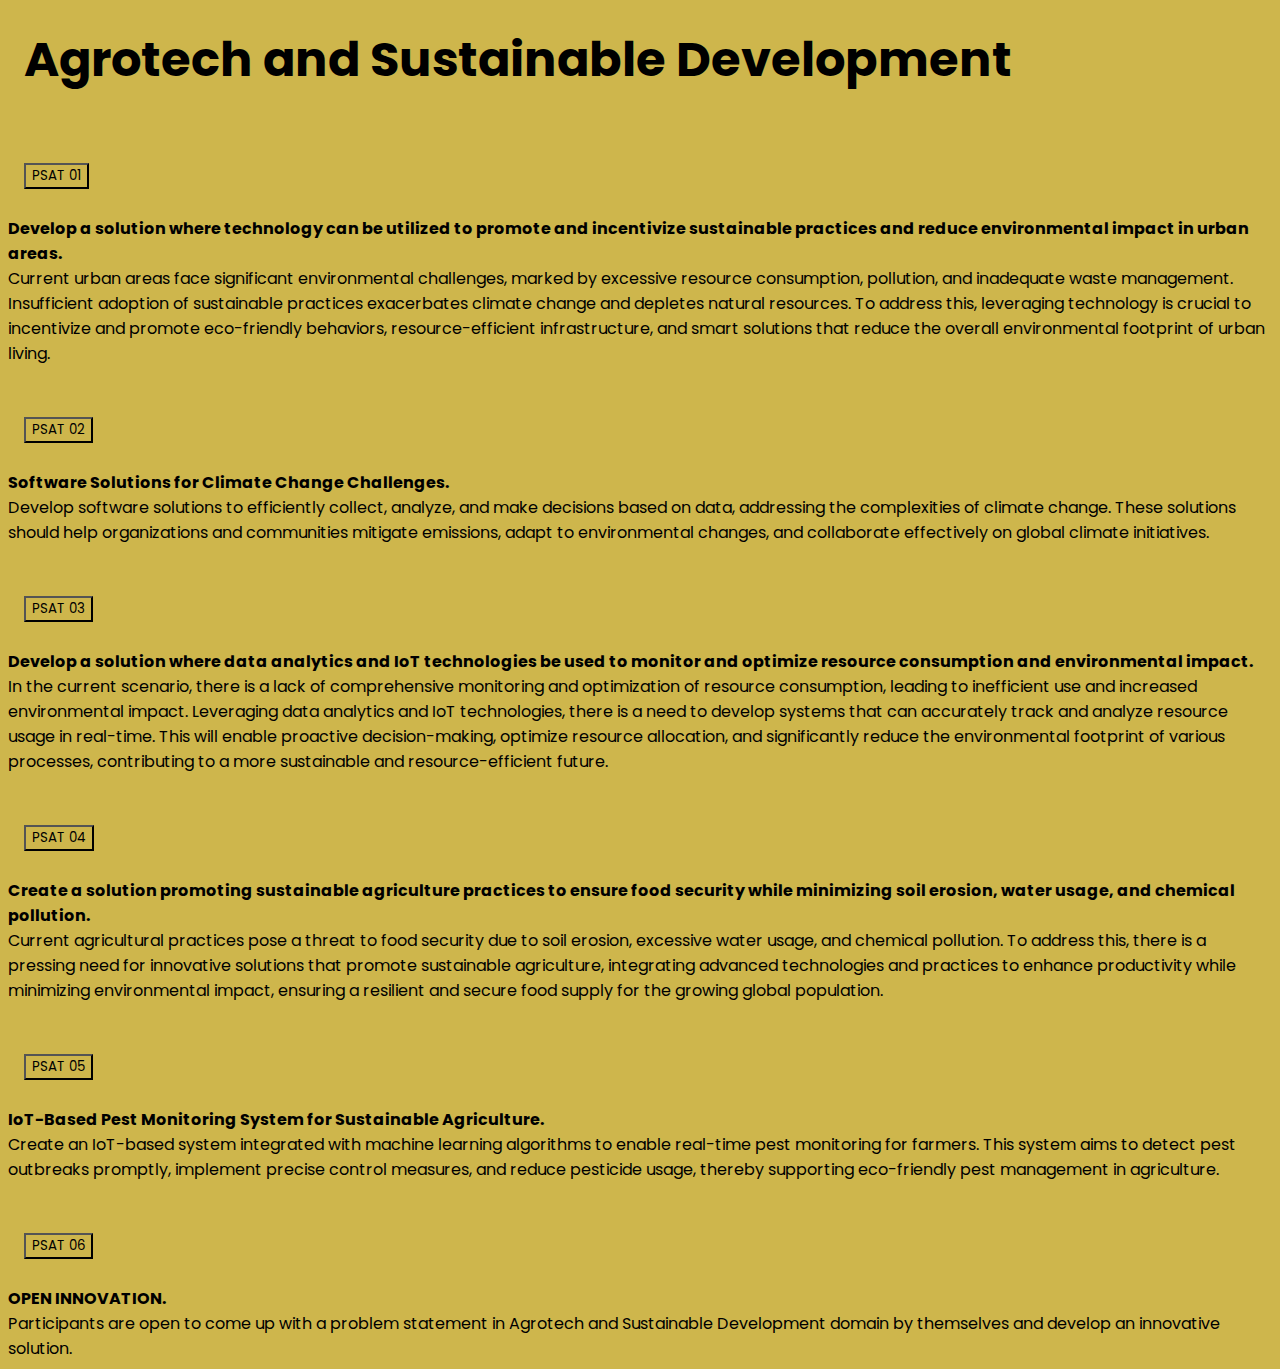
<file: agrodev.html>
<!DOCTYPE html>
<html lang="en">

<head>
    <meta charset="UTF-8">
    <meta name="viewport" content="width=device-width, initial-scale=1.0">
    <title>Agrotech and Sustainable Development</title>
    <link href='https://unpkg.com/boxicons@2.1.2/css/boxicons.min.css' rel='stylesheet'>
    <link href="https://cdn.jsdelivr.net/npm/bootstrap@5.0.2/dist/css/bootstrap.min.css" rel="stylesheet"
        integrity="sha384-EVSTQN3/azprG1Anm3QDgpJLIm9Nao0Yz1ztcQTwFspd3yD65VohhpuuCOmLASjC" crossorigin="anonymous">
    <link rel="stylesheet" href="https://unpkg.com/aos@next/dist/aos.css" />

    <link rel="stylesheet" href="health.css">
    <!-- <link rel="stylesheet" href="style.css"> -->

</head>

<body>
    <div class="artist-container">
        <h2 class="heading sheading text-center">Agrotech and Sustainable Development</h2>
    </div>
    <div class="ps">
        <div class="accordion" id="accordionPanelsStayOpenExample">
            <div class="accordion-item">
                <h2 class="accordion-header" id="panelsStayOpen-headingOne">
                    <button class="accordion-button" type="button" data-bs-toggle="collapse"
                        data-bs-target="#panelsStayOpen-collapseOne" aria-expanded="true"
                        aria-controls="panelsStayOpen-collapseOne" >
                        PSAT 01
                    </button>
                </h2>
                <div id="panelsStayOpen-collapseOne" class="accordion-collapse collapse"
                    aria-labelledby="panelsStayOpen-headingOne">
                    <div class="accordion-body">
                        <strong>  Develop a solution where technology can  be utilized to promote and incentivize 
                            sustainable practices and reduce environmental impact in urban areas.<br></strong> Current urban areas face significant environmental challenges, marked by excessive resource 
                            consumption, pollution, and inadequate waste management. Insufficient adoption of sustainable 
                            practices exacerbates climate change and depletes natural resources. To address this, leveraging 
                            technology is crucial to incentivize and promote eco-friendly behaviors, resource-efficient 
                            infrastructure, and smart solutions that reduce the overall environmental footprint of urban living.
                    </div>
                </div>
            </div>
            <div class="accordion-item">
                <h2 class="accordion-header" id="panelsStayOpen-headingTwo">
                    <button class="accordion-button collapsed" type="button" data-bs-toggle="collapse"
                        data-bs-target="#panelsStayOpen-collapseTwo" aria-expanded="false"
                        aria-controls="panelsStayOpen-collapseTwo">
                        PSAT 02
                    </button>
                </h2>
                <div id="panelsStayOpen-collapseTwo" class="accordion-collapse collapse"
                    aria-labelledby="panelsStayOpen-headingTwo">
                    <div class="accordion-body">
                        <strong> Software Solutions for Climate Change Challenges.<br></strong> Develop software solutions to efficiently collect, analyze, and make decisions based on data, 
                        addressing the complexities of climate change. These solutions should help organizations and 
                        communities mitigate emissions, adapt to environmental changes, and collaborate effectively on 
                        global climate initiatives.  
                    </div>
                </div>
            </div>
            <div class="accordion-item">
                <h2 class="accordion-header" id="panelsStayOpen-headingThree">
                    <button class="accordion-button collapsed" type="button" data-bs-toggle="collapse"
                        data-bs-target="#panelsStayOpen-collapseThree" aria-expanded="false"
                        aria-controls="panelsStayOpen-collapseThree">
                        PSAT 03
                    </button>
                </h2>
                <div id="panelsStayOpen-collapseThree" class="accordion-collapse collapse"
                    aria-labelledby="panelsStayOpen-headingThree">
                    <div class="accordion-body">
                        <strong> Develop a solution where  data analytics and IoT technologies be used to monitor 
                            and optimize resource consumption and environmental impact.<br></strong> In the current scenario, there is a lack of comprehensive monitoring and optimization of resource 
                            consumption, leading to inefficient use and increased environmental impact. Leveraging data 
                            analytics and IoT technologies, there is a need to develop systems that can accurately track and 
                            analyze resource usage in real-time. This will enable proactive decision-making, optimize 
                            resource allocation, and significantly reduce the environmental footprint of various processes, 
                            contributing to a more sustainable and resource-efficient future. 
                    </div>
                </div>
            </div>
            <div class="accordion-item">
                <h2 class="accordion-header" id="panelsStayOpen-headingFour">
                    <button class="accordion-button collapsed" type="button" data-bs-toggle="collapse"
                        data-bs-target="#panelsStayOpen-collapseFour" aria-expanded="false"
                        aria-controls="panelsStayOpen-collapseFour">
                        PSAT 04
                    </button>
                </h2>
                <div id="panelsStayOpen-collapseFour" class="accordion-collapse collapse"
                    aria-labelledby="panelsStayOpen-headingFour">
                    <div class="accordion-body">
                        <strong>  Create a solution promoting sustainable agriculture practices to ensure food 
                            security while minimizing soil erosion, water usage, and chemical pollution. <br></strong> Current agricultural practices pose a threat to food security due to soil erosion, excessive water 
                            usage, and chemical pollution. To address this, there is a pressing need for innovative solutions 
                            that promote sustainable agriculture, integrating advanced technologies and practices to enhance 
                            productivity while minimizing environmental impact, ensuring a resilient and secure food supply 
                            for the growing global population. 
                            
                    </div>
                </div>
            </div>
            <div class="accordion-item">
                <h2 class="accordion-header" id="panelsStayOpen-headingFive">
                    <button class="accordion-button collapsed" type="button" data-bs-toggle="collapse"
                        data-bs-target="#panelsStayOpen-collapseFive" aria-expanded="false"
                        aria-controls="panelsStayOpen-collapseFive">
                        PSAT 05
                    </button>
                </h2>
                <div id="panelsStayOpen-collapseFive" class="accordion-collapse collapse"
                    aria-labelledby="panelsStayOpen-headingFive">
                    <div class="accordion-body">
                        <strong> IoT-Based Pest Monitoring System for Sustainable Agriculture.<br></strong> Create an IoT-based system integrated with machine learning algorithms to enable real-time pest 
                        monitoring for farmers. This system aims to detect pest outbreaks promptly, implement precise 
                        control measures, and reduce pesticide usage, thereby supporting eco-friendly pest management 
                        in agriculture. 
                    </div>
                </div>
            </div>
            <div class="accordion-item">
                <h2 class="accordion-header" id="panelsStayOpen-headingSix">
                    <button class="accordion-button collapsed" type="button" data-bs-toggle="collapse"
                        data-bs-target="#panelsStayOpen-collapseSix" aria-expanded="false"
                        aria-controls="panelsStayOpen-collapseSix">
                        PSAT 06
                    </button>
                </h2>
                <div id="panelsStayOpen-collapseSix" class="accordion-collapse collapse"
                    aria-labelledby="panelsStayOpen-headingSix">
                    <div class="accordion-body">
                        <strong> OPEN INNOVATION.<br></strong> Participants are open to come up with a problem statement in Agrotech and Sustainable Development domain by 
                        themselves and develop an innovative solution.
                        
                    </div>
                </div>
            </div>
        </div>
    </div>






    <script src="https://cdn.jsdelivr.net/npm/bootstrap@5.3.2/dist/js/bootstrap.bundle.min.js"
        integrity="sha384-C6RzsynM9kWDrMNeT87bh95OGNyZPhcTNXj1NW7RuBCsyN/o0jlpcV8Qyq46cDfL"
        crossorigin="anonymous"></script>

    <script src="https://unpkg.com/aos@next/dist/aos.js"></script>
    <script>
        AOS.init();
    </script>
    <script>
        // Initialization for ES Users
        import { Collapse, initMDB } from 'mdb-ui-kit';

        initMDB({ Collapse });
    </script>
</body>

</html>
</file>
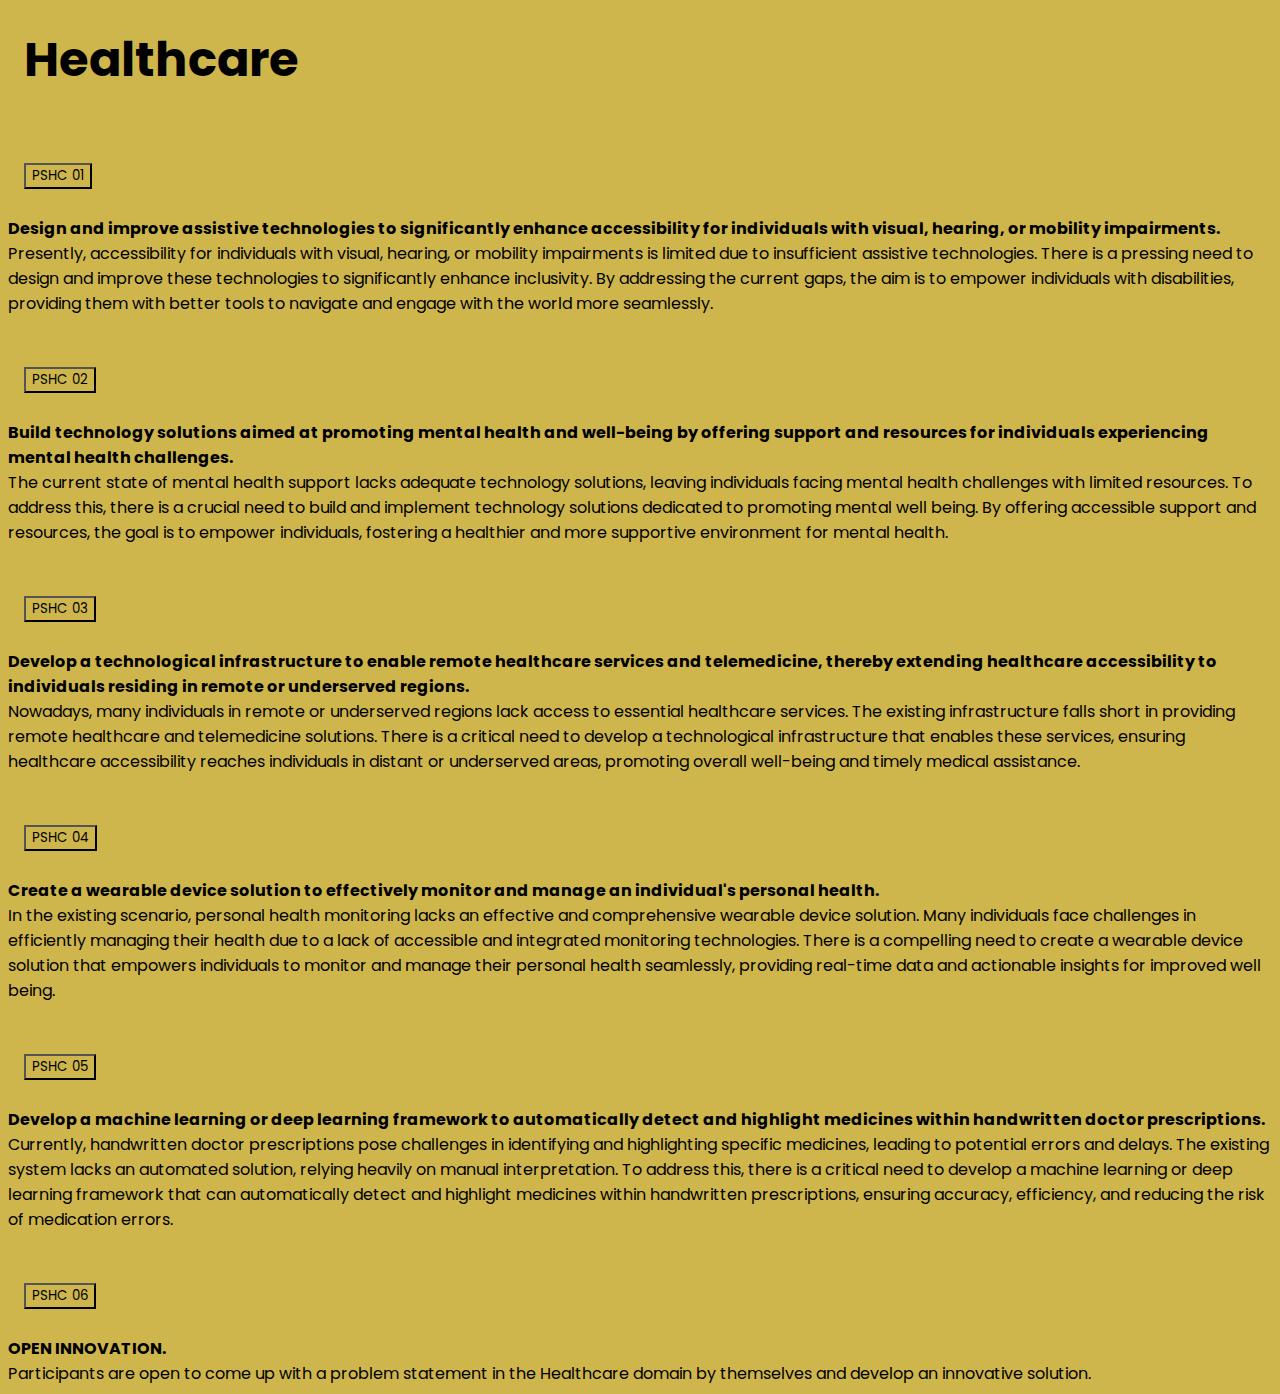
<file: health.html>
<!DOCTYPE html>
<html lang="en">

<head>
    <meta charset="UTF-8">
    <meta name="viewport" content="width=device-width, initial-scale=1.0">
    <title>Healthcare</title>
    <link href='https://unpkg.com/boxicons@2.1.2/css/boxicons.min.css' rel='stylesheet'>
    <link href="https://cdn.jsdelivr.net/npm/bootstrap@5.0.2/dist/css/bootstrap.min.css" rel="stylesheet"
        integrity="sha384-EVSTQN3/azprG1Anm3QDgpJLIm9Nao0Yz1ztcQTwFspd3yD65VohhpuuCOmLASjC" crossorigin="anonymous">
    <link rel="stylesheet" href="https://unpkg.com/aos@next/dist/aos.css" />

    <link rel="stylesheet" href="health.css">
    <!-- <link rel="stylesheet" href="style.css"> -->

</head>

<body>
    <div class="artist-container">
        <h2 class="heading sheading text-center">Healthcare</h2>
    </div>
    <div class="ps">
        <div class="accordion" id="accordionPanelsStayOpenExample">
            <div class="accordion-item">
                <h2 class="accordion-header" id="panelsStayOpen-headingOne">
                    <button class="accordion-button" type="button" data-bs-toggle="collapse"
                        data-bs-target="#panelsStayOpen-collapseOne" aria-expanded="true"
                        aria-controls="panelsStayOpen-collapseOne" >
                        PSHC 01
                    </button>
                </h2>
                <div id="panelsStayOpen-collapseOne" class="accordion-collapse collapse"
                    aria-labelledby="panelsStayOpen-headingOne">
                    <div class="accordion-body">
                        <strong>Design and improve assistive technologies to significantly enhance accessibility 
                            for individuals with visual, hearing, or mobility impairments. <br></strong> Presently, accessibility for individuals with visual, hearing, or mobility impairments is limited 
                            due to insufficient assistive technologies. There is a pressing need to design and improve these 
                            technologies to significantly enhance inclusivity. By addressing the current gaps, the aim is to 
                            empower individuals with disabilities, providing them with better tools to navigate and engage 
                            with the world more seamlessly. 
                    </div>
                </div>
            </div>
            <div class="accordion-item">
                <h2 class="accordion-header" id="panelsStayOpen-headingTwo">
                    <button class="accordion-button collapsed" type="button" data-bs-toggle="collapse"
                        data-bs-target="#panelsStayOpen-collapseTwo" aria-expanded="false"
                        aria-controls="panelsStayOpen-collapseTwo">
                        PSHC 02
                    </button>
                </h2>
                <div id="panelsStayOpen-collapseTwo" class="accordion-collapse collapse"
                    aria-labelledby="panelsStayOpen-headingTwo">
                    <div class="accordion-body">
                        <strong> Build technology solutions aimed at promoting mental health and well-being by 
                            offering support and resources for individuals experiencing mental health challenges. <br></strong> The current state of mental health support lacks adequate technology solutions, leaving 
                            individuals facing mental health challenges with limited resources. To address this, there is a 
                            crucial need to build and implement technology solutions dedicated to promoting mental well
                            being. By offering accessible support and resources, the goal is to empower individuals, fostering 
                            a healthier and more supportive environment for mental health. 
                    </div>
                </div>
            </div>
            <div class="accordion-item">
                <h2 class="accordion-header" id="panelsStayOpen-headingThree">
                    <button class="accordion-button collapsed" type="button" data-bs-toggle="collapse"
                        data-bs-target="#panelsStayOpen-collapseThree" aria-expanded="false"
                        aria-controls="panelsStayOpen-collapseThree">
                        PSHC 03
                    </button>
                </h2>
                <div id="panelsStayOpen-collapseThree" class="accordion-collapse collapse"
                    aria-labelledby="panelsStayOpen-headingThree">
                    <div class="accordion-body">
                        <strong> Develop a technological infrastructure to enable remote healthcare services and 
                            telemedicine, thereby extending healthcare accessibility to individuals residing in remote or 
                            underserved regions. <br></strong> Nowadays, many individuals in remote or underserved regions lack access to essential healthcare 
                            services. The existing infrastructure falls short in providing remote healthcare and telemedicine solutions. 
                            There is a critical need to develop a technological infrastructure that enables these services, ensuring 
                            healthcare accessibility reaches individuals in distant or underserved areas, promoting overall well-being 
                            and timely medical assistance.
                    </div>
                </div>
            </div>
            <div class="accordion-item">
                <h2 class="accordion-header" id="panelsStayOpen-headingFour">
                    <button class="accordion-button collapsed" type="button" data-bs-toggle="collapse"
                        data-bs-target="#panelsStayOpen-collapseFour" aria-expanded="false"
                        aria-controls="panelsStayOpen-collapseFour">
                        PSHC 04
                    </button>
                </h2>
                <div id="panelsStayOpen-collapseFour" class="accordion-collapse collapse"
                    aria-labelledby="panelsStayOpen-headingFour">
                    <div class="accordion-body">
                        <strong> Create a wearable device solution to effectively monitor and manage an individual's 
                            personal health. <br></strong> In the existing scenario, personal health monitoring lacks an effective and comprehensive 
                            wearable device solution. Many individuals face challenges in efficiently managing their health 
                            due to a lack of accessible and integrated monitoring technologies. There is a compelling need to 
                            create a wearable device solution that empowers individuals to monitor and manage their 
                            personal health seamlessly, providing real-time data and actionable insights for improved well
                            being.
                    </div>
                </div>
            </div>
            <div class="accordion-item">
                <h2 class="accordion-header" id="panelsStayOpen-headingFive">
                    <button class="accordion-button collapsed" type="button" data-bs-toggle="collapse"
                        data-bs-target="#panelsStayOpen-collapseFive" aria-expanded="false"
                        aria-controls="panelsStayOpen-collapseFive">
                        PSHC 05
                    </button>
                </h2>
                <div id="panelsStayOpen-collapseFive" class="accordion-collapse collapse"
                    aria-labelledby="panelsStayOpen-headingFive">
                    <div class="accordion-body">
                        <strong>  Develop a machine learning or deep learning framework to automatically detect 
                            and highlight medicines within handwritten doctor prescriptions.<br></strong> Currently, handwritten doctor prescriptions pose challenges in identifying and highlighting 
                            specific medicines, leading to potential errors and delays. The existing system lacks an 
                            automated solution, relying heavily on manual interpretation. To address this, there is a critical 
                            need to develop a machine learning or deep learning framework that can automatically detect and 
                            highlight medicines within handwritten prescriptions, ensuring accuracy, efficiency, and 
                            reducing the risk of medication errors. 
                    </div>
                </div>
            </div>
            <div class="accordion-item">
                <h2 class="accordion-header" id="panelsStayOpen-headingSix">
                    <button class="accordion-button collapsed" type="button" data-bs-toggle="collapse"
                        data-bs-target="#panelsStayOpen-collapseSix" aria-expanded="false"
                        aria-controls="panelsStayOpen-collapseSix">
                        PSHC 06
                    </button>
                </h2>
                <div id="panelsStayOpen-collapseSix" class="accordion-collapse collapse"
                    aria-labelledby="panelsStayOpen-headingSix">
                    <div class="accordion-body">
                        <strong> OPEN INNOVATION.<br></strong> Participants are open to come up with a problem statement in the Healthcare domain by themselves 
                        and develop an innovative solution.
                    </div>
                </div>
            </div>
        </div>
    </div>






    <script src="https://cdn.jsdelivr.net/npm/bootstrap@5.3.2/dist/js/bootstrap.bundle.min.js"
        integrity="sha384-C6RzsynM9kWDrMNeT87bh95OGNyZPhcTNXj1NW7RuBCsyN/o0jlpcV8Qyq46cDfL"
        crossorigin="anonymous"></script>

    <script src="https://unpkg.com/aos@next/dist/aos.js"></script>
    <script>
        AOS.init();
    </script>
    <script>
        // Initialization for ES Users
        import { Collapse, initMDB } from 'mdb-ui-kit';

        initMDB({ Collapse });
    </script>
</body>

</html>
</file>
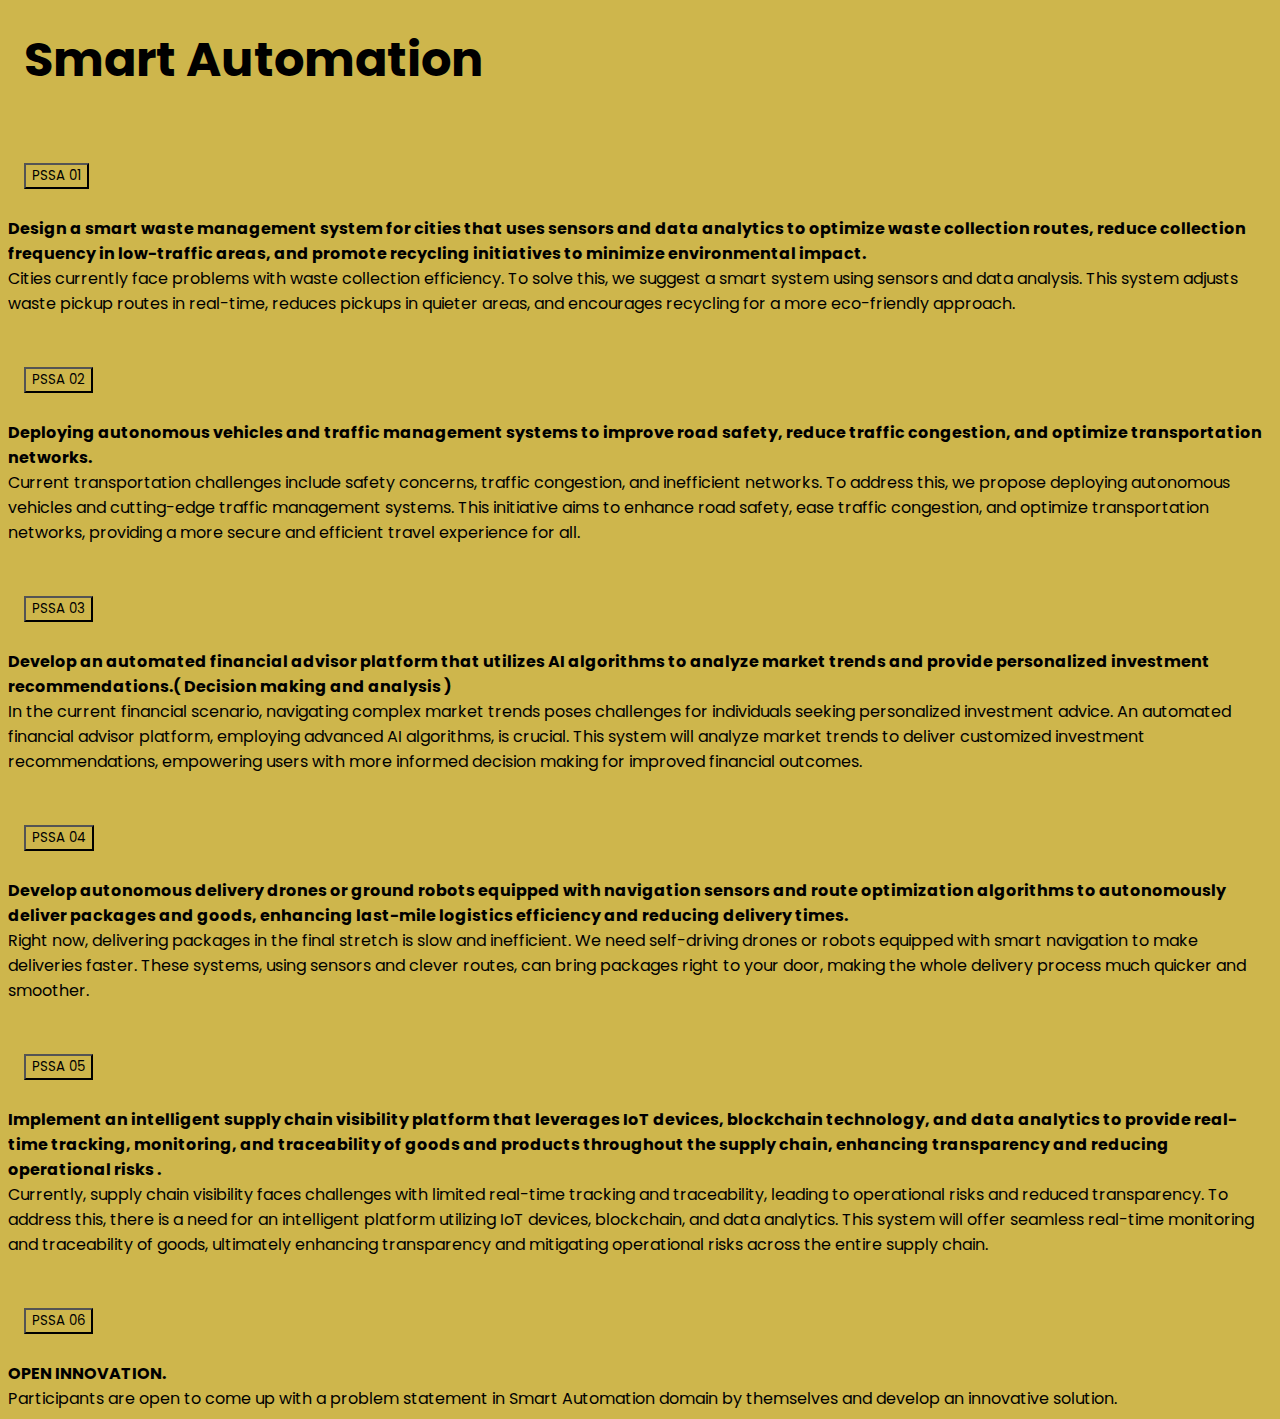
<file: smartautomation.html>
<!DOCTYPE html>
<html lang="en">

<head>
    <meta charset="UTF-8">
    <meta name="viewport" content="width=device-width, initial-scale=1.0">
    <title>Smart Automation</title>
    <link href='https://unpkg.com/boxicons@2.1.2/css/boxicons.min.css' rel='stylesheet'>
    <link href="https://cdn.jsdelivr.net/npm/bootstrap@5.0.2/dist/css/bootstrap.min.css" rel="stylesheet"
        integrity="sha384-EVSTQN3/azprG1Anm3QDgpJLIm9Nao0Yz1ztcQTwFspd3yD65VohhpuuCOmLASjC" crossorigin="anonymous">
    <link rel="stylesheet" href="https://unpkg.com/aos@next/dist/aos.css" />

    <link rel="stylesheet" href="health.css">
    <!-- <link rel="stylesheet" href="style.css"> -->

</head>

<body>
    <div class="artist-container">
        <h2 class="heading sheading text-center">Smart Automation</h2>
    </div>
    <div class="ps">
        <div class="accordion" id="accordionPanelsStayOpenExample">
            <div class="accordion-item">
                <h2 class="accordion-header" id="panelsStayOpen-headingOne">
                    <button class="accordion-button" type="button" data-bs-toggle="collapse"
                        data-bs-target="#panelsStayOpen-collapseOne" aria-expanded="true"
                        aria-controls="panelsStayOpen-collapseOne" >
                        PSSA 01
                    </button>
                </h2>
                <div id="panelsStayOpen-collapseOne" class="accordion-collapse collapse"
                    aria-labelledby="panelsStayOpen-headingOne">
                    <div class="accordion-body">
                        <strong> Design a smart waste management system for cities that uses sensors and data 
                            analytics to optimize waste collection routes, reduce collection frequency in low-traffic areas, 
                            and promote recycling initiatives to minimize environmental impact. <br></strong> Cities currently face problems with waste collection efficiency. To solve this, we suggest a smart 
                            system using sensors and data analysis. This system adjusts waste pickup routes in real-time, 
                            reduces pickups in quieter areas, and encourages recycling for a more eco-friendly approach. 
                    </div>
                </div>
            </div>
            <div class="accordion-item">
                <h2 class="accordion-header" id="panelsStayOpen-headingTwo">
                    <button class="accordion-button collapsed" type="button" data-bs-toggle="collapse"
                        data-bs-target="#panelsStayOpen-collapseTwo" aria-expanded="false"
                        aria-controls="panelsStayOpen-collapseTwo">
                        PSSA 02
                    </button>
                </h2>
                <div id="panelsStayOpen-collapseTwo" class="accordion-collapse collapse"
                    aria-labelledby="panelsStayOpen-headingTwo">
                    <div class="accordion-body">
                        <strong> Deploying autonomous vehicles and traffic management systems to improve road 
                            safety, reduce traffic congestion, and optimize transportation networks.<br></strong> Current transportation challenges include safety concerns, traffic congestion, and inefficient 
                            networks. To address this, we propose deploying autonomous vehicles and cutting-edge traffic 
                            management systems. This initiative aims to enhance road safety, ease traffic congestion, and 
                            optimize transportation networks, providing a more secure and efficient travel experience for all. 
                    </div>
                </div>
            </div>
            <div class="accordion-item">
                <h2 class="accordion-header" id="panelsStayOpen-headingThree">
                    <button class="accordion-button collapsed" type="button" data-bs-toggle="collapse"
                        data-bs-target="#panelsStayOpen-collapseThree" aria-expanded="false"
                        aria-controls="panelsStayOpen-collapseThree">
                        PSSA 03
                    </button>
                </h2>
                <div id="panelsStayOpen-collapseThree" class="accordion-collapse collapse"
                    aria-labelledby="panelsStayOpen-headingThree">
                    <div class="accordion-body">
                        <strong>Develop an automated financial advisor platform that utilizes AI algorithms to 
                            analyze market trends and provide personalized investment recommendations.( Decision 
                            making and analysis )<br></strong> In the current financial scenario, navigating complex market trends poses challenges for 
                            individuals seeking personalized investment advice. An automated financial advisor platform, 
                            employing advanced AI algorithms, is crucial. This system will analyze market trends to deliver 
                            customized investment recommendations, empowering users with more informed decision
                            making for improved financial outcomes.
                    </div>
                </div>
            </div>
            <div class="accordion-item">
                <h2 class="accordion-header" id="panelsStayOpen-headingFour">
                    <button class="accordion-button collapsed" type="button" data-bs-toggle="collapse"
                        data-bs-target="#panelsStayOpen-collapseFour" aria-expanded="false"
                        aria-controls="panelsStayOpen-collapseFour">
                        PSSA 04
                    </button>
                </h2>
                <div id="panelsStayOpen-collapseFour" class="accordion-collapse collapse"
                    aria-labelledby="panelsStayOpen-headingFour">
                    <div class="accordion-body">
                        <strong> Develop autonomous delivery drones or ground robots equipped with navigation 
                            sensors and route optimization algorithms to autonomously deliver packages and goods, 
                            enhancing last-mile logistics efficiency and reducing delivery times. <br></strong> Right now, delivering packages in the final stretch is slow and inefficient. We need self-driving 
                            drones or robots equipped with smart navigation to make deliveries faster. These systems, using 
                            sensors and clever routes, can bring packages right to your door, making the whole delivery process 
                            much quicker and smoother.
                    </div>
                </div>
            </div>
            <div class="accordion-item">
                <h2 class="accordion-header" id="panelsStayOpen-headingFive">
                    <button class="accordion-button collapsed" type="button" data-bs-toggle="collapse"
                        data-bs-target="#panelsStayOpen-collapseFive" aria-expanded="false"
                        aria-controls="panelsStayOpen-collapseFive">
                        PSSA 05
                    </button>
                </h2>
                <div id="panelsStayOpen-collapseFive" class="accordion-collapse collapse"
                    aria-labelledby="panelsStayOpen-headingFive">
                    <div class="accordion-body">
                        <strong>    Implement an intelligent supply chain visibility platform that leverages IoT 
                            devices, blockchain technology, and data analytics to provide real-time tracking, monitoring, 
                            and traceability of goods and products throughout the supply chain, enhancing transparency 
                            and reducing operational risks .<br></strong> Currently, supply chain visibility faces challenges with limited real-time tracking and traceability, 
                            leading to operational risks and reduced transparency. To address this, there is a need for an 
                            intelligent platform utilizing IoT devices, blockchain, and data analytics. This system will offer 
                            seamless real-time monitoring and traceability of goods, ultimately enhancing transparency and 
                            mitigating operational risks across the entire supply chain.
                    </div>
                </div>
            </div>
            <div class="accordion-item">
                <h2 class="accordion-header" id="panelsStayOpen-headingSix">
                    <button class="accordion-button collapsed" type="button" data-bs-toggle="collapse"
                        data-bs-target="#panelsStayOpen-collapseSix" aria-expanded="false"
                        aria-controls="panelsStayOpen-collapseSix">
                        PSSA 06
                    </button>
                </h2>
                <div id="panelsStayOpen-collapseSix" class="accordion-collapse collapse"
                    aria-labelledby="panelsStayOpen-headingSix">
                    <div class="accordion-body">
                        <strong> OPEN INNOVATION.<br></strong> Participants are open to come up with a problem statement in Smart Automation domain by 
                        themselves and develop an innovative solution.
                        
                    </div>
                </div>
            </div>
        </div>
    </div>






    <script src="https://cdn.jsdelivr.net/npm/bootstrap@5.3.2/dist/js/bootstrap.bundle.min.js"
        integrity="sha384-C6RzsynM9kWDrMNeT87bh95OGNyZPhcTNXj1NW7RuBCsyN/o0jlpcV8Qyq46cDfL"
        crossorigin="anonymous"></script>

    <script src="https://unpkg.com/aos@next/dist/aos.js"></script>
    <script>
        AOS.init();
    </script>
    <script>
        // Initialization for ES Users
        import { Collapse, initMDB } from 'mdb-ui-kit';

        initMDB({ Collapse });
    </script>
</body>

</html>
</file>
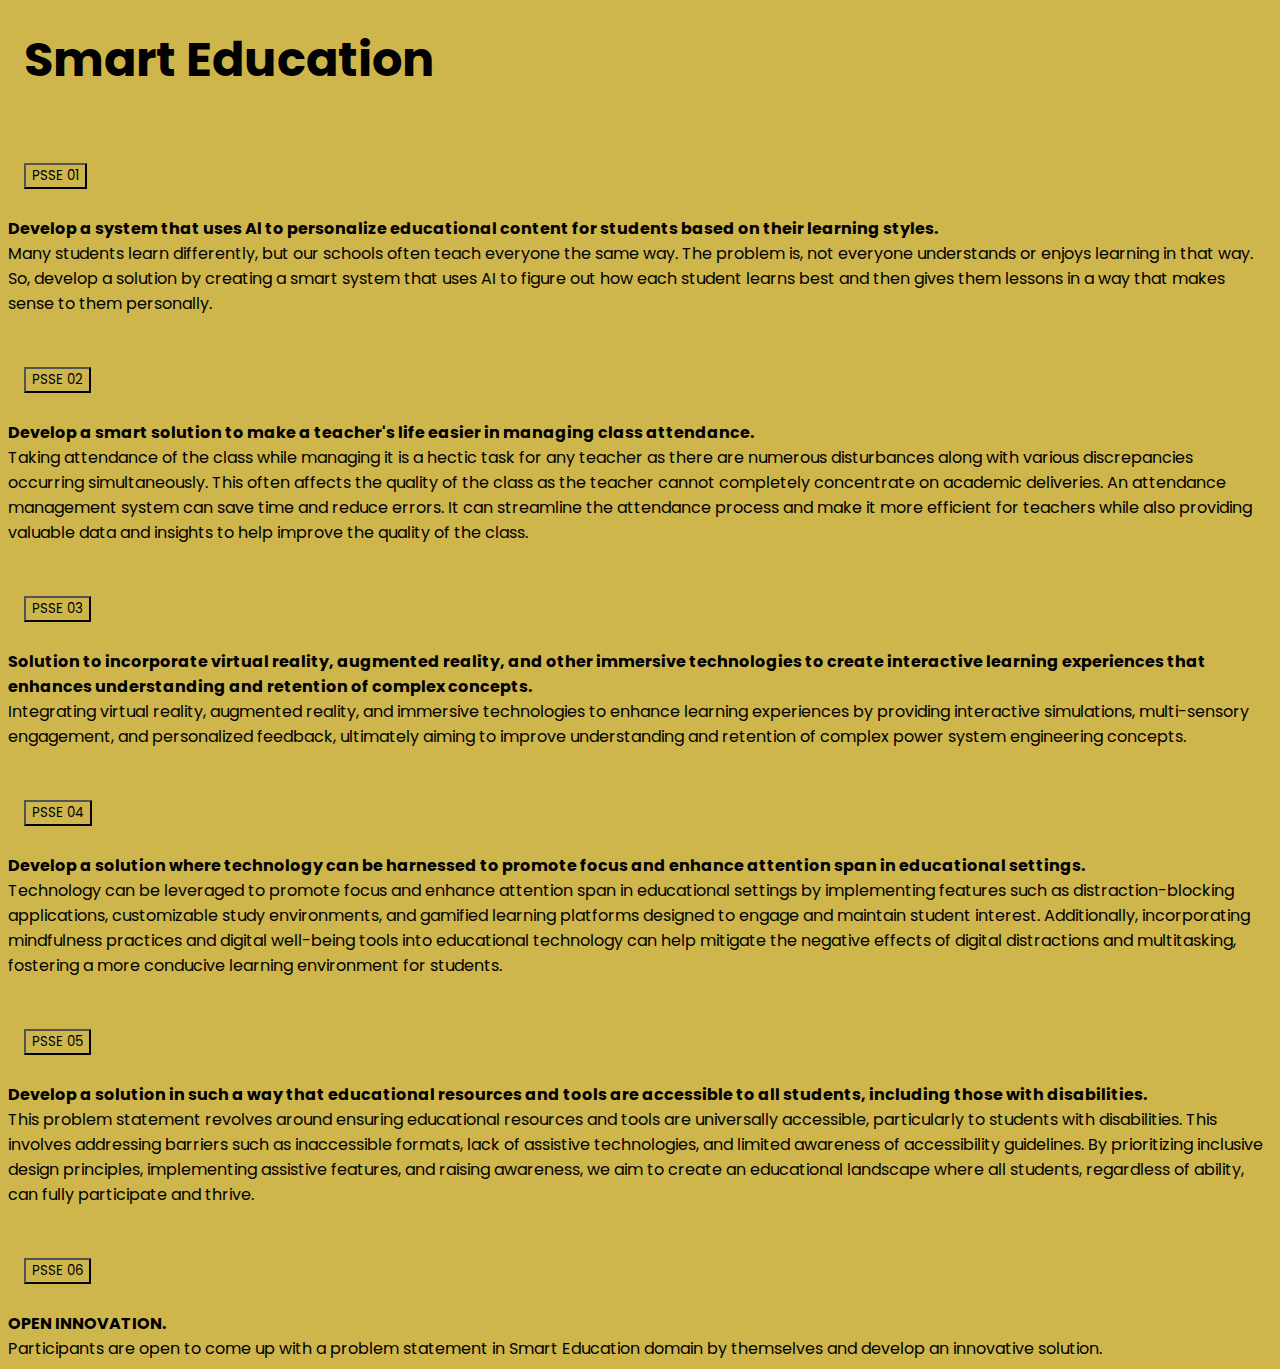
<file: smartedu.html>
<!DOCTYPE html>
<html lang="en">

<head>
    <meta charset="UTF-8">
    <meta name="viewport" content="width=device-width, initial-scale=1.0">
    <title>Smart Education</title>
    <link href='https://unpkg.com/boxicons@2.1.2/css/boxicons.min.css' rel='stylesheet'>
    <link href="https://cdn.jsdelivr.net/npm/bootstrap@5.0.2/dist/css/bootstrap.min.css" rel="stylesheet"
        integrity="sha384-EVSTQN3/azprG1Anm3QDgpJLIm9Nao0Yz1ztcQTwFspd3yD65VohhpuuCOmLASjC" crossorigin="anonymous">
    <link rel="stylesheet" href="https://unpkg.com/aos@next/dist/aos.css" />

    <link rel="stylesheet" href="health.css">
    <!-- <link rel="stylesheet" href="style.css"> -->

</head>

<body>
    <div class="artist-container">
        <h2 class="heading sheading text-center">Smart Education</h2>
    </div>
    <div class="ps">
        <div class="accordion" id="accordionPanelsStayOpenExample">
            <div class="accordion-item">
                <h2 class="accordion-header" id="panelsStayOpen-headingOne">
                    <button class="accordion-button" type="button" data-bs-toggle="collapse"
                        data-bs-target="#panelsStayOpen-collapseOne" aria-expanded="true"
                        aria-controls="panelsStayOpen-collapseOne" >
                        PSSE 01
                    </button>
                </h2>
                <div id="panelsStayOpen-collapseOne" class="accordion-collapse collapse"
                    aria-labelledby="panelsStayOpen-headingOne">
                    <div class="accordion-body">
                        <strong>Develop a system that uses Al to personalize educational content for students based on their 
                            learning styles. <br></strong> Many students learn differently, but our schools often teach everyone the same way. The problem is, not 
                            everyone understands or enjoys learning in that way. So, develop a solution by creating a smart system that 
                            uses AI to figure out how each student learns best and then gives them lessons in a way that makes sense 
                            to them personally. 
                    </div>
                </div>
            </div>
            <div class="accordion-item">
                <h2 class="accordion-header" id="panelsStayOpen-headingTwo">
                    <button class="accordion-button collapsed" type="button" data-bs-toggle="collapse"
                        data-bs-target="#panelsStayOpen-collapseTwo" aria-expanded="false"
                        aria-controls="panelsStayOpen-collapseTwo">
                        PSSE 02
                    </button>
                </h2>
                <div id="panelsStayOpen-collapseTwo" class="accordion-collapse collapse"
                    aria-labelledby="panelsStayOpen-headingTwo">
                    <div class="accordion-body">
                        <strong> Develop a smart solution to make a teacher's life easier in managing class attendance. <br></strong> Taking attendance of the class while managing it is a hectic task for any teacher as there are numerous         
                        disturbances along with various discrepancies occurring simultaneously. This often affects the quality of 
                        the class as the teacher cannot completely concentrate on academic deliveries. An attendance management 
                        system can save time and reduce errors. It can streamline the attendance process and make it more efficient 
                        for teachers while also providing valuable data and insights to help improve the quality of the class. 
                    </div>
                </div>
            </div>
            <div class="accordion-item">
                <h2 class="accordion-header" id="panelsStayOpen-headingThree">
                    <button class="accordion-button collapsed" type="button" data-bs-toggle="collapse"
                        data-bs-target="#panelsStayOpen-collapseThree" aria-expanded="false"
                        aria-controls="panelsStayOpen-collapseThree">
                        PSSE 03
                    </button>
                </h2>
                <div id="panelsStayOpen-collapseThree" class="accordion-collapse collapse"
                    aria-labelledby="panelsStayOpen-headingThree">
                    <div class="accordion-body">
                        <strong> Solution to incorporate virtual reality,  augmented reality, and other immersive 
                            technologies to create interactive learning experiences that enhances understanding and retention of 
                            complex concepts.<br></strong> Integrating virtual reality, augmented reality, and immersive technologies to enhance learning  experiences 
                            by providing interactive simulations, multi-sensory engagement, and personalized feedback, ultimately 
                            aiming to improve understanding and retention of complex power system engineering concepts.
                    </div>
                </div>
            </div>
            <div class="accordion-item">
                <h2 class="accordion-header" id="panelsStayOpen-headingFour">
                    <button class="accordion-button collapsed" type="button" data-bs-toggle="collapse"
                        data-bs-target="#panelsStayOpen-collapseFour" aria-expanded="false"
                        aria-controls="panelsStayOpen-collapseFour">
                        PSSE 04
                    </button>
                </h2>
                <div id="panelsStayOpen-collapseFour" class="accordion-collapse collapse"
                    aria-labelledby="panelsStayOpen-headingFour">
                    <div class="accordion-body">
                        <strong> Develop a solution where  technology can be harnessed to promote focus and enhance 
                            attention span in educational settings. <br></strong> Technology can be leveraged to promote focus and enhance attention span in educational settings by 
                            implementing features such as distraction-blocking applications, customizable study environments, and 
                            gamified learning platforms designed to engage and maintain student interest. Additionally, incorporating 
                            mindfulness practices and digital well-being tools into educational technology can help mitigate the 
                            negative effects of digital distractions and multitasking, fostering a more conducive learning environment 
                            for students.
                    </div>
                </div>
            </div>
            <div class="accordion-item">
                <h2 class="accordion-header" id="panelsStayOpen-headingFive">
                    <button class="accordion-button collapsed" type="button" data-bs-toggle="collapse"
                        data-bs-target="#panelsStayOpen-collapseFive" aria-expanded="false"
                        aria-controls="panelsStayOpen-collapseFive">
                        PSSE 05
                    </button>
                </h2>
                <div id="panelsStayOpen-collapseFive" class="accordion-collapse collapse"
                    aria-labelledby="panelsStayOpen-headingFive">
                    <div class="accordion-body">
                        <strong>   Develop a solution in such a way that educational resources and tools are accessible to all 
                            students, including those with disabilities.<br></strong> This problem statement revolves around ensuring educational resources and tools are universally accessible, 
                            particularly to students with disabilities. This involves addressing barriers such as inaccessible formats, 
                            lack of assistive technologies, and limited awareness of accessibility guidelines. By prioritizing inclusive 
                            design principles, implementing assistive features, and raising awareness, we aim to create an educational 
                            landscape where all students, regardless of ability, can fully participate and thrive. 
                    </div>
                </div>
            </div>
            <div class="accordion-item">
                <h2 class="accordion-header" id="panelsStayOpen-headingSix">
                    <button class="accordion-button collapsed" type="button" data-bs-toggle="collapse"
                        data-bs-target="#panelsStayOpen-collapseSix" aria-expanded="false"
                        aria-controls="panelsStayOpen-collapseSix">
                        PSSE 06
                    </button>
                </h2>
                <div id="panelsStayOpen-collapseSix" class="accordion-collapse collapse"
                    aria-labelledby="panelsStayOpen-headingSix">
                    <div class="accordion-body">
                        <strong> OPEN INNOVATION.<br></strong> Participants are open to come up with a problem statement in Smart Education domain by themselves and develop an 
                        innovative solution. 
                        
                    </div>
                </div>
            </div>
        </div>
    </div>






    <script src="https://cdn.jsdelivr.net/npm/bootstrap@5.3.2/dist/js/bootstrap.bundle.min.js"
        integrity="sha384-C6RzsynM9kWDrMNeT87bh95OGNyZPhcTNXj1NW7RuBCsyN/o0jlpcV8Qyq46cDfL"
        crossorigin="anonymous"></script>

    <script src="https://unpkg.com/aos@next/dist/aos.js"></script>
    <script>
        AOS.init();
    </script>
    <script>
        // Initialization for ES Users
        import { Collapse, initMDB } from 'mdb-ui-kit';

        initMDB({ Collapse });
    </script>
</body>

</html>
</file>
<file: health.css>
@import url('https://fonts.googleapis.com/css2?family=Poppins:ital,wght@0,100;0,200;0,300;0,400;0,500;0,600;0,700;0,800;0,900;1,100;1,200;1,300;1,400;1,500;1,600;1,700;1,800;1,900&display=swap');
*{
    font-family: 'Poppins', sans-serif;
    scroll-behavior: smooth;
    overflow-x: hidden;
    background: #CEB64C;
}
html{
  overflow-x: hidden !important;
  width: auto !important;
}
body{
  width: auto !important;
  overflow-x: hidden;
}

h2{
    font-size: 3rem;
    background-color: #CEB64C;
    margin: auto;
    padding: 1rem;
}
.container{
    margin: auto;

}
div{
    margin: 0;
    padding: 0px;
}
</file>
<file: style.css>
@import url('https://fonts.googleapis.com/css2?family=Poppins:ital,wght@0,100;0,200;0,300;0,400;0,500;0,600;0,700;0,800;0,900;1,100;1,200;1,300;1,400;1,500;1,600;1,700;1,800;1,900&display=swap');
*{
    /* max-width: 100%; */
    font-family: 'Poppins', sans-serif;
    scroll-behavior: smooth;
    

    /*overflow-x: hidden; */
}
html{
  /* overflow-x: hidden !important; */
  width: auto !important;
}
body{
  width: auto !important;
  overflow-x: hidden;

}
.container{
  padding-bottom: 1rem;
}
.collapse{
  display: inline;
  justify-content: right;
}
section{
  max-width: 100%;
  /* height: 100vh; */
}
.navbar{
  background: rgb(6, 29, 31);
  width: 100%;
  position: sticky;
  top: 0;
}
.nav-link{
  color: white;
  list-style: none;
}
.navbar-brand{
  color: #CEB64C;
}
.navbar-brand:hover{
  color: #CEB64C;
}
.navbar ul li a:hover{
  color: #CEB64C !important;
}
.navbar ul li:hover::after{
  width: 100%;
}

.navbar ul li{
  list-style: none;
  display: inline-block;
  align-items: center;
  margin: 0 7px;
  position: relative;
}
.navbar ul li a{
  text-decoration: none;
  color: white;
  text-transform: capitalize;
  font-size: 1rem;
}
.button1{
  width: 100px;
    padding: 5px 0;
    text-align: center;
    border-radius: 10px;
    border: 2px solid #CEB64C;
    background: transparent;
    color: white;
    cursor: pointer;
    position: relative;
    overflow: hidden;
}
.span1{
  background: #CEB64C;
    height: 100%;
    width: 0;
    border-radius: 7px;
    position: absolute;
    left: 0;
    bottom: 0;
    z-index: -1;
    transition: 0.5s;
}
.button1:hover .span1{
  width: 100%;

}
.button1:hover{
  border: none;
}
.bx{
  color: white;
}
span.navbar-toggler-icon{
  background-color: black;
  color: black;
}
button.navbar-toggler{
  color: black;
}
.main{
  background-color: #CEB64C;
  height: 150vh;
  padding-top: 5rem;
}
.topnav{
  background-color: rgb(20, 18, 18);
  height: 20vh;
  justify-content: center;
}

.main-nav{
  display: flex;
  justify-content: space-around;
  padding-left: 0%;
}
.nav-item{
  padding-left: 3px;
  list-style: none;
}
.clg{
  display: flex;
  background: linear-gradient(rgba(0,0,0,0.75),rgba(0,0,0,0.75)),url('assets/download.jpg')no-repeat center center / cover;
  /* background: #000; */
  height: 65vh;
  justify-content: center;
  
}
.clg h1{
  font-size: 6vmax;
}
@media only screen and (max-width:993px) {
  .topnav{
    /* display: none; */
      background-color: white;
      height: 12vminx;
      max-width: 100%;
      /* overflow-x: hidden; */
  }
  
}
/* @media only screen and (max-width:579px) {
  .bottom-tag{
    display: none;
  } 
  
}*/

@media only screen and (max-width:1200px) {
  .drops{
      display: none;
  }
  
}
@media only screen and (min-width:1200px) {
  .car-highlights{
      display: none;
  }
  
}

.blur{
  width: 100%;
  /* height: 60vh; */
  display: flex;
  justify-content: center;
  align-items: center;
  color: white;
  flex-direction: column;
  padding-bottom: 10px;
  
}
h1{
  padding-bottom: 10px;
}
p{
  padding: 1rem;
  font-size: 2rem;
  
}
.button2{
  background-color: #CEB64C;
  border-radius: 5px;
  font-weight: bold;
  padding: 10px 20px;
  margin-bottom: 20px;
  /* border: 2px solid #ceb64c; */
  border: none;
}
.button2:hover{
    color: #CEB64C;
    background: black;
    box-shadow: black;
    border: 2px solid #CEB64C;
    text-shadow: none;
}
.bott li{
  font-size: 1rem;
  display: flex;
  align-items: center;
  justify-content: space-between;

}
.bott{
  width: 100%;
  margin: 2rem;
}
.bottom-tag{
  background-color: #CEB64C;
  height: 13vh;
  font-weight: bold;
  font-size: x-large;
  text-align: center;
  display: flex;
  justify-content: center;
  width: 100%;
  align-items: center;
  /* padding: 15px; */
}
.Domains-main{
  background-color: black;
  color: #CEB64C;
  padding-bottom: 50px;
}
.row{
  padding-top: 20px;
  display: flex;
  justify-content: center;
  align-items: center;
  
}
.card{
  border-radius: 20px;
  border-color: white;
  border-style:double;
  position: relative;
  
}
.Domains-main h5{
  font-size: 1rem;
}
.sheading{
  padding: 2rem;
  color: #CEB64C;
  text-align: center;
  text-transform: uppercase;
  font-size: 3rem;
}
h2{
  /* padding: 1rem; */
  color: #CEB64C;
  text-align: center;
  text-transform: uppercase;
  padding-top: 40px;
}
.col{
  
  /* border-radius: 0.4rem;
  padding: 30px; */
  padding-top: 30px;
    border-radius: 0.4rem;
    padding-left: 30px;
    padding-right: 30px;
}
.card-img-top{
  border-radius: 20px;
  height:320px;
  width: 100%;
}
.cent{
  background-color: #CEB64C;
  /* width: 50%; */
  max-width: 100%;
  height: 80vh;
  /* border-radius: 20px; */
  padding: 30px;
  text-align: center;
  display: flex;
  justify-content: center;
  align-items: center;
  background-size: cover;
  
}
.cent p{
  width: 70%;
  font-size: 1.5rem;
  color: black;
}
.centy{
  background-color: #CEB64C;
  width: 100%;
  border-radius: 20px;
  padding: 30px;
  text-align: center;
}
.centy p{
  /* width: 70%; */
  font-size: 1.5rem;
  color: black;
}

.abou{
  background-color: black;
  padding-bottom: 30px;
  overflow: hidden;
}

.centry-sec{
  background-color: black;
}



#demo{
display:flex;
flex-direction:row;
justify-content:center;
padding:.5rem;
align-items: center;
gap: 1rem;
}
.count-box{
display:flex;
flex-direction:column;
align-items:center;
text-align:center;
/* margin-left: 10px; */
}


.time-box{
background-color:white;
color:black;
border-radius:8px;
padding:.6rem;
}

/* .day{
padding-right: 13px;
} */




.artist-container{
padding-top: 15px;
padding-bottom: 10px;
}
.artist-container h2{
color: #CEB64C;
}
.row{
padding-bottom: 10px;
padding-left: 0;

}
.image{
display: flex;
height: 42vh;
justify-content: center;

}
.row p{
text-decoration: none;
color: white;
}
.workers{
background: #CEB64C;
}
/*  */
.col{
  padding-top: 10px;
  border-radius: 0.4rem;
  padding-left: 20px;
  padding-right: 20px;
}
/*  */
.rou{
border-radius: 0.3rem;
height: 260px;
width: 100%;
}
.drops{
background: black;

}
.sponsor{
background: black;
padding-bottom: 20px;

}
.card-title{
color: #CEB64C;
font-size: 3rem;
}
.card-titles{
color: #CEB64C;
padding-left: 30px;
font-size: 2rem;
}
a{
text-decoration: none;
}
.footer{
  background-color: #CEB64C;
  color: black;
}
.footer h2{
  color: black;

}
.social{
  display: flex;
  align-items: center;
  justify-content: center;
  column-gap: 0.5rem;
  margin-top: 20px;
  padding-left: 10px;
}.social .bx{
  font-size: 1.3rem;
  padding: 10px;
  margin-right: 10px;
  border-radius: 50%;
  color: #CEB64C;
  background:black;
}
.social .bx:hover{
  background: #CEB64C;
  transition: 0.3s all linear;
  color: black;

}
.mail{
  padding-top: 20px;
  
}

.row2{
  display: flex;
  flex-wrap: wrap;
  justify-content: center;
}
@media only screen and (max-width: 769px) {
  .row2{
    display: flex;
    flex-wrap: wrap;
    justify-content: center;
    flex-direction: column;
  }
}
.footer-col{
  width: 30%;
  
}
.foo{
  padding-top: 20px;
  display: flex;
  justify-content: center;
  align-items: center;
  list-style: none;
  text-decoration: none;
  margin-left: 30px;
  margin-right: 40px;
}
.list-unstyled li a{
  color: black;
}
.bol{
  font-size: large;
  font-weight: bold;
  
  align-items: center;
}
.about{
  padding: 6px 0;
}
.pri{
  padding: 6px 0;
}
.home{
  padding: 6px 0;
}
.space{
  padding: 6px 0;
}
.gallary{
  padding: 6px 0;
}
.home:hover{
  color: #CEB64C;
  background-color: black;
  border-radius: 20px;
}
.home:hover a{
  color: #CEB64C;
  text-align: center;
  justify-content: center;
  display: flex;
}

.about:hover{
  color: #CEB64C;
  background-color: black;
  border-radius: 20px;
}
.about:hover a{
  color: #CEB64C;
  text-align: center;
  justify-content: center;
  display: flex;
}

.pri:hover{
  color: #CEB64C;
  background-color: black;
  border-radius: 20px;
  padding: 6px;
}
.pri:hover a{
  color: #CEB64C;
  text-align: center;
  justify-content: center;
  display: flex;
}

.space:hover{
  color: #CEB64C;
  background-color: black;
  border-radius: 20px;
  padding: 6px;
}
.space:hover a{
  color: #CEB64C;
  text-align: center;
  justify-content: center;
  display: flex;
}
.gallary:hover{
  color: #CEB64C;
  background-color: black;
  border-radius: 20px;
}
.gallary:hover a{
  color: #CEB64C;
  text-align: center;
  justify-content: center;
  display: flex;
}
.ph{
  margin-left: 40px;
}




.car-highlights{
  color: black;
  background-color: #000;
}
.car container {
  max-width: 1000px;
  width: 95%;
  background-color: #000;
}
.slider-wrapper {
  position: relative;
  
}
.slider-wrapper .slide-button {
  position: absolute;
  top: 50%;
  outline: none;
  border: none;
  height: 50px;
  width: 50px;
  z-index: 5;
  color: black;
  display: flex;
  cursor: pointer;
  font-size: 2.2rem;
  background: #000;
  align-items: center;
  justify-content: center;
  border-radius: 50%;
  transform: translateY(-50%);
  
}
.slider-wrapper .slide-button:hover {
  background: #404040;
  
}
.slider-wrapper .slide-button#prev-slide {
  left: -25px;
  display: none;
}
.slider-wrapper .slide-button#next-slide {
  right: -25px;
}
.slider-wrapper .image-list {
  display: grid;
  grid-template-columns: repeat(10, 1fr);
  gap: 18px;
  font-size: 0;
  list-style: none;
  margin-bottom: 30px;
  overflow-x: auto;
  scrollbar-width: none;
  
}
.slider-wrapper .image-list::-webkit-scrollbar {
  display: none;
}
.slider-wrapper .image-list .image-item {
  width: 300px;
  height: 300px;
  object-fit: cover;
  
}
.container .slider-scrollbar {
  height: 24px;
  width: 100%;
  display: flex;
  align-items: center;
  
  
}
.slider-scrollbar .scrollbar-track {
  background: black;
  width: 100%;
  height: 2px;
  display: flex;
  align-items: center;
  border-radius: 4px;
  position: relative;
}
.slider-scrollbar:hover .scrollbar-track {
  height: 4px;
}
.slider-scrollbar .scrollbar-thumb {
  position: absolute;
  background: #000;
  top: 0;
  bottom: 0;
  width: 50%;
  height: 100%;
  cursor: grab;
  border-radius: inherit;
}
.slider-scrollbar .scrollbar-thumb:active {
  cursor: grabbing;
  height: 8px;
  top: -2px;
}
.slider-scrollbar .scrollbar-thumb::after {
  content: "";
  position: absolute;
  left: 0;
  right: 0;
  top: -10px;
  bottom: -10px;
}
/* Styles for mobile and tablets */
@media only screen and (max-width: 1023px) {
  .slider-wrapper .slide-button {
    display: none !important;
  }
  .slider-wrapper .image-list {
    gap: 10px;
    margin-bottom: 15px;
    scroll-snap-type: x mandatory;
  }
  .slider-wrapper .image-list .image-item {
    width: 310px;
    height: 380px;
  }
  .slider-scrollbar .scrollbar-thumb {
    width: 20%;
  }
}

#prev-slide .bx{
color: #CEB64C;
font-size: larger;

}
#next-slide .bx{
  color: #CEB64C;
  font-size: larger;
}
.row2 p{
  margin-bottom: 0rem;
  padding-bottom: 15px 
}


/* .home-bg .car{
  position: absolute;
} */
.mail p{
  font-size: 1rem;
}
.social p{
  font-size: 1rem;
}
.mails p{
  font-size: 1rem;
}
.cop{
  font-size: 1.3rem;
}



.accordion-item h2{
  padding-top: 0;
}

.artist-container h2{
  background: #CEB64C;
}
.artist-container h2{
  background: #CEB64C;
  color: #000;
}

.faqs{
  background: #000;
}


.descrip{
  width: 60vw;
  text-align: center;
}
.descrip p{
  font-size: 1rem;
  background: #CEB64C;
  border-radius: 10px;
  color: black;
  margin-top: 1rem;
}
@media only screen and (max-width: 995px) {
  .descrip{
    width: 100%;
    text-align: center;
    font-size: 1rem;
  }



  #gallery p {
  height: 200px;
  width: 500px;
  margin: 100px auto;
  position: relative;
}

#gallery p img {
  height: 100px;
  position: absolute;
  left: 0;
  offset-path: path('m 0 50 q 50-30 100-30 t 100 30 100 0 100-30 100 30');
  box-shadow: 1px 1px 3px #0008;
  transition: transform .4s ease-out, offset-path .4s cubic-bezier(.77,-1.17,.75,.84),box-shadow .3s, z-index .3s;
  z-index: 0;
}

#gallery p img:hover {
  transform: scale(3);
  /* on hover, the path gets a bit shorter & flattened & shifted to left/bottom a bit for nicer movement */
  offset-path: path('m 5 65 q 45-0 90-0 t 90 0 90 0 90-0 90 0');
  box-shadow: 3px 4px 10px #0006;
  /* ensures that image gets on top of stack at the start of "popping" animation
     and gets back at the end of getting back. With smaller value, 2 different transitions would be needed */
  z-index: 999;
}

/* 3 images */
#gallery p img:nth-last-child(3):first-child {
  offset-distance: 17%;
}
#gallery p img:nth-last-child(2):nth-child(2) {
  offset-distance: 49%;
}
#gallery p img:last-child:nth-child(3) {
  offset-distance: 81%;
}

/* 4 images */
#gallery p img :nth-last-child(4):first-child {
  offset-distance: 10%;
}
#gallery p img :nth-last-child(3):nth-child(2) {
  offset-distance: 35%;
}
#gallery p img :nth-last-child(2):nth-child(3) {
  offset-distance: 65%;
}
#gallery p img :last-child:nth-child(4) {
  offset-distance: 90%;
}

/* 5 images */
#gallery p img :nth-last-child(5):first-child {
  offset-distance: 0%;
}
#gallery p img :nth-last-child(4):nth-child(2) {
  offset-distance: 25%;
}
#gallery p img :nth-last-child(3):nth-child(3) {
  offset-distance: 51%;
}
#gallery p img :nth-last-child(2):nth-child(4) {
  offset-distance: 75%;
}
#gallery p img :last-child:nth-child(5) {
  offset-distance: 100%;
}
}


.artist-container1{
  padding-top: 15px;
  padding-bottom: 10px;
  background-color: black;
  p {
    height: 100px;
    width: 500px;
    margin: 100px auto;
    position: relative;
  }
  
  img {
    height: 120px;
    position: absolute;
    left: 0;
    offset-path: path('m 0 50 q 50-30 100-30 t 100 30 100 0 100-30 100 30');
    box-shadow: 1px 1px 3px #0008;
    transition: transform .4s ease-out, offset-path .4s cubic-bezier(.77,-1.17,.75,.84),box-shadow .3s, z-index .3s;
    z-index: 0;
  }
  
  img:hover {
    transform: scale(3);
    /* on hover, the path gets a bit shorter & flattened & shifted to left/bottom a bit for nicer movement */
    offset-path: path('m 5 65 q 45-0 90-0 t 90 0 90 0 90-0 90 0');
    box-shadow: 3px 4px 10px #0006;
    /* ensures that image gets on top of stack at the start of "popping" animation
       and gets back at the end of getting back. With smaller value, 2 different transitions would be needed */
    z-index: 999;
  }
  
  /* 3 images */
  img:nth-last-child(3):first-child {
    offset-distance: 17%;
  }
  img:nth-last-child(2):nth-child(2) {
    offset-distance: 49%;
  }
  img:last-child:nth-child(3) {
    offset-distance: 81%;
  }
  
  /* 4 images */
  img:nth-last-child(4):first-child {
    offset-distance: 10%;
  }
  img:nth-last-child(3):nth-child(2) {
    offset-distance: 35%;
  }
  img:nth-last-child(2):nth-child(3) {
    offset-distance: 65%;
  }
  img:last-child:nth-child(4) {
    offset-distance: 90%;
  }
  
  /* 5 images */
  img:nth-last-child(5):first-child {
    offset-distance: 0%;
  }
  img:nth-last-child(4):nth-child(2) {
    offset-distance: 25%;
  }
  img:nth-last-child(3):nth-child(3) {
    offset-distance: 51%;
  }
  img:nth-last-child(2):nth-child(4) {
    offset-distance: 75%;
  }
  img:last-child:nth-child(5) {
    offset-distance: 100%;
  }
  }
  .artist-container1 h2{
  color: #0d0c09;
  background-color: #CEB64C;
  }
  

  header{
    width:100%;
    /* height: 85px; */
    /* overflow-y: hidden; */
    background: #121212;
  }
  .logo-section{
    display:flex;
    justify-content:space-between;
    align-items:center;
  }
  
  .logo-section .logos{
    width:90px;
    height:90px;
  }
  
  #epitome{
    width:10rem;
    height:5rem;
  }
  #gallary p {
    display: flex;
  }


  .ff{
    display: flex;
  }
  .ff h1,.fire{
    display: flex;
    justify-content: space-between;
    flex-direction: column;
  }
  #gallary{
    height: 110vh;
    background: black;
    overflow:hidden;
  }


.body-bg {
  background: #CEB64C;
  width: auto !important;
  overflow: hidden;
}

figure {
  display: grid;
  border-radius: 1rem;
  overflow: hidden;
  cursor: pointer;
}
figure > * {
  grid-area: 1/1;
  transition: .4s;
}
figure figcaption {
  display: grid;
  align-items: end;
  font-family: 'Times New Roman', Times, serif;
  font-size: 2.3rem;
  font-weight: bold;
  color: #3cff0000;
  padding: .75rem;
  background: var(--c,#0009);
  /* clip-path: inset(0 var(--_i,100%) 0 0); */
  -webkit-mask:
    linear-gradient(#000 0 0),
    linear-gradient(#000 0 0);
  -webkit-mask-composite: xor;
  -webkit-mask-clip: text, padding-box;
  margin: -1px;
}
figure:hover figcaption{
  --_i: 0%;
}
figure:hover img {
  transform: scale(1.2);
}
/* @supports not (-webkit-mask-clip: text) {
  figure figcaption {
   -webkit-mask: none;
   color: #ffffff;
  }
} */

.body-bg .acds-img{
  /* margin: 0; */
  min-height: 70vh;
  display: grid;
  grid-auto-flow: column;
  place-content: center;
  /* width: 100%; */
}
.body-bg .acds-img img{
  height: 200px;
  width: 100px;
}

.body-bg h1{
  text-align: center;
  color: white;
  padding-top: 5%;
  font-size: 40px;
  font-family: 'Times New Roman', Times, serif
  

}
</file>
